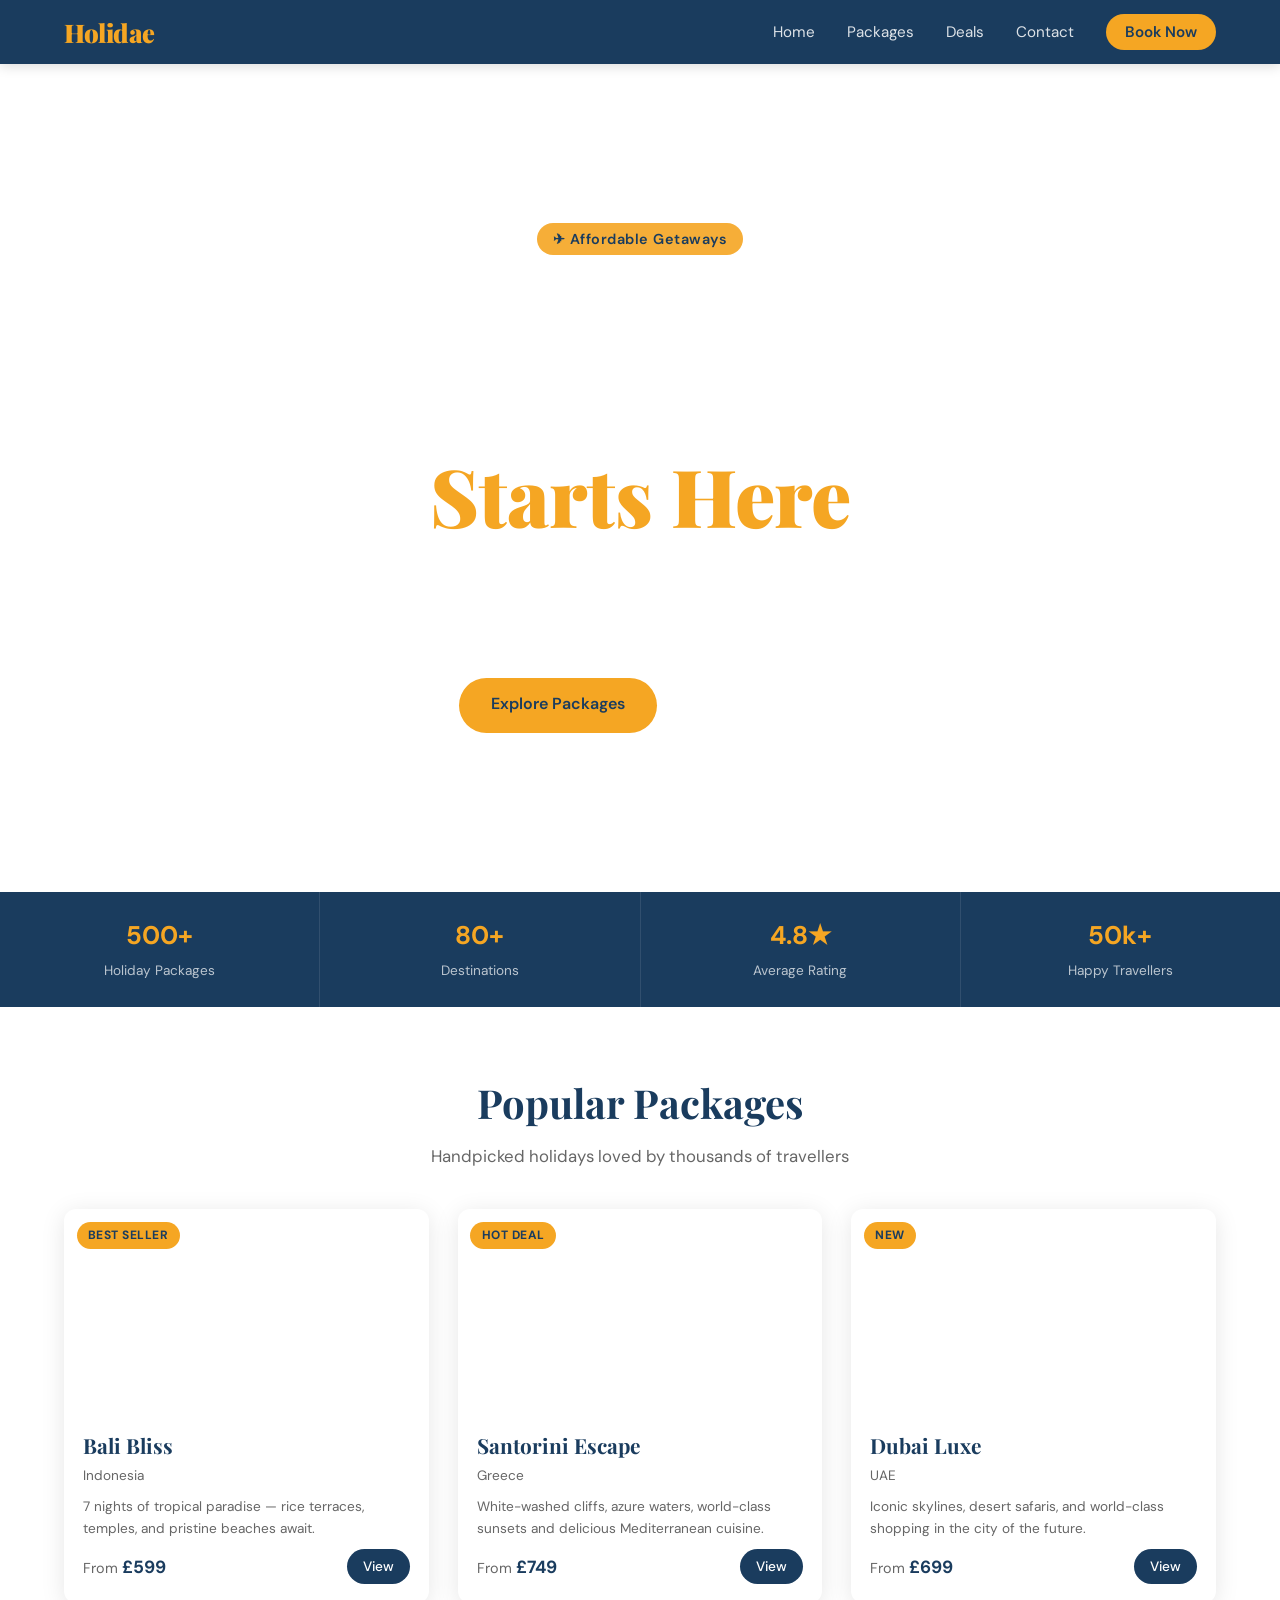
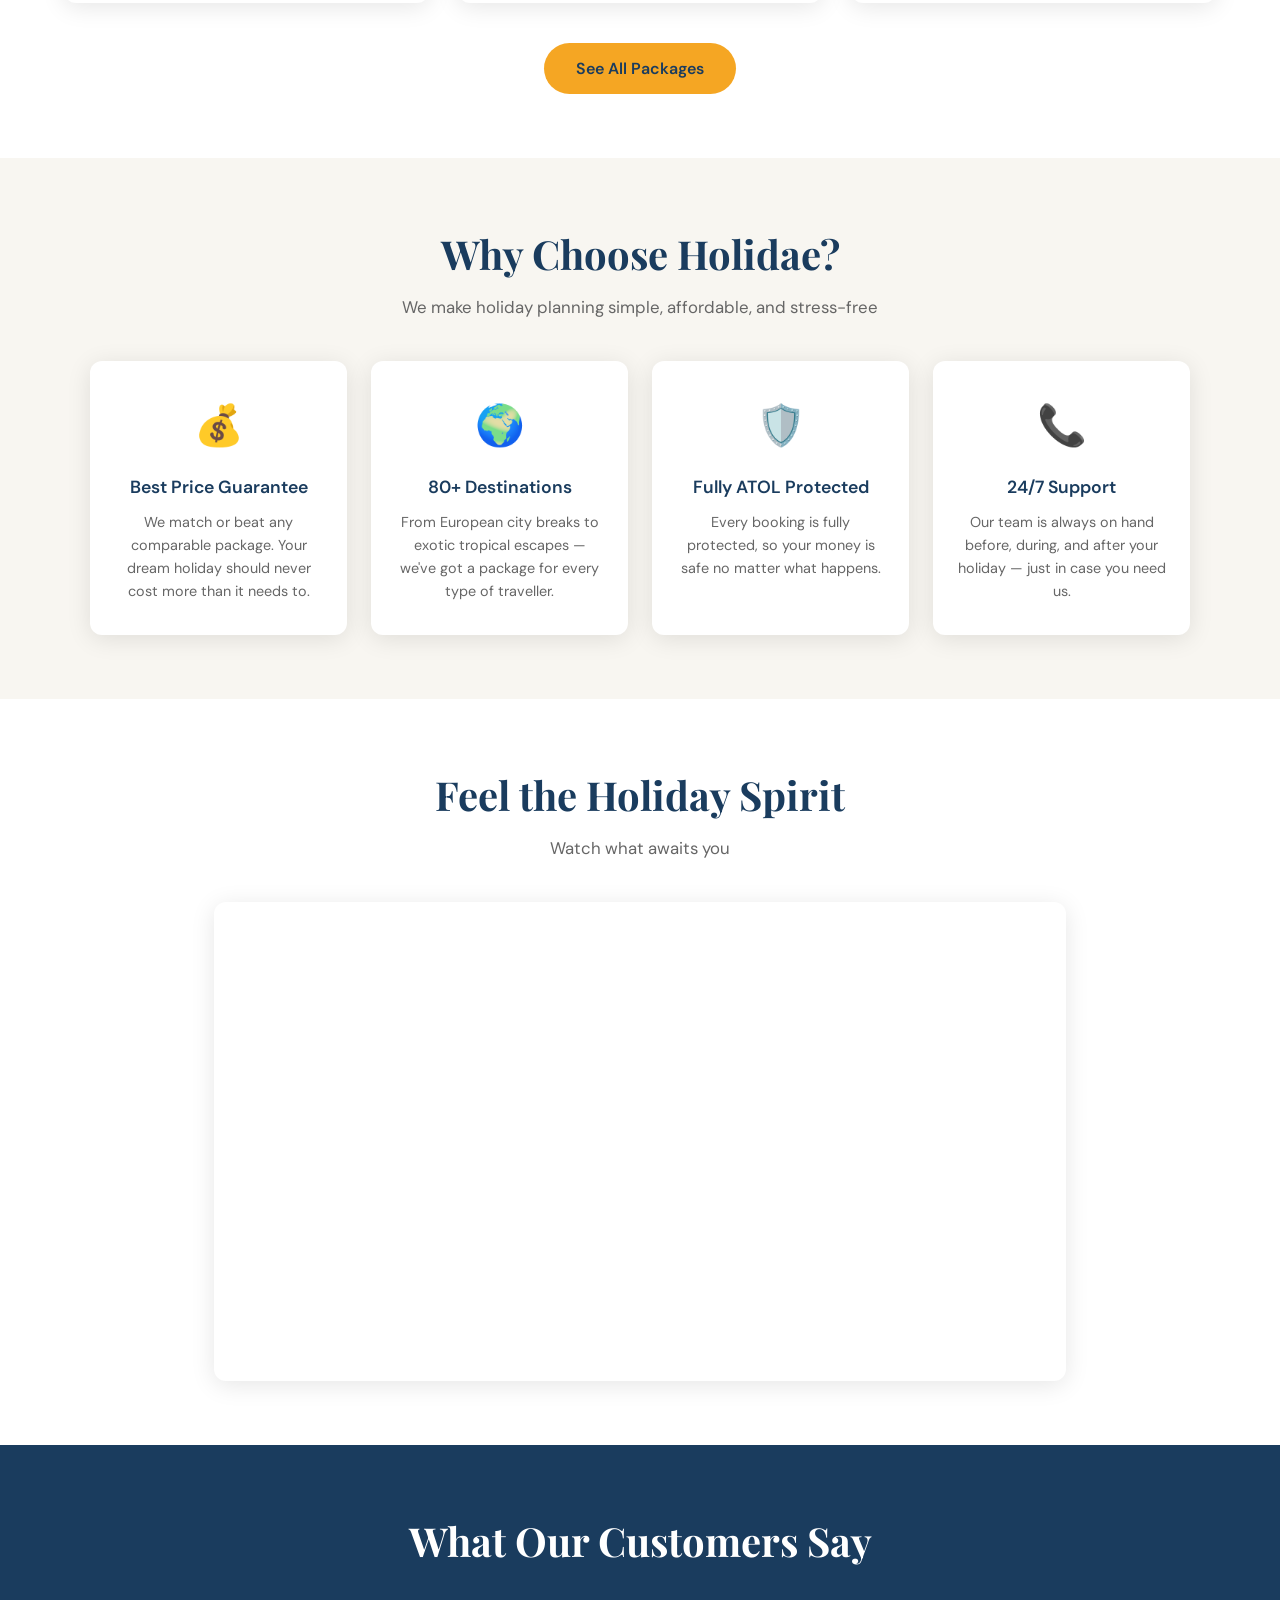
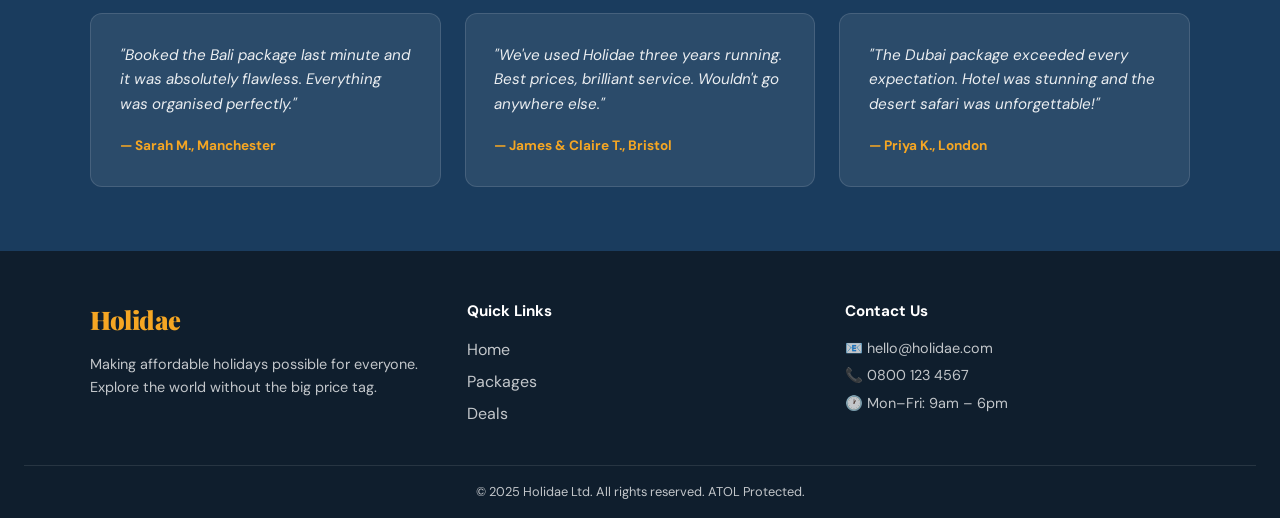
<file: holidae/index.html>
<!DOCTYPE html>
<html lang="en">
<head>
  <meta charset="UTF-8" />
  <meta name="viewport" content="width=device-width, initial-scale=1.0" />
  <title>Holidae – Affordable Holiday Packages</title>
  <link rel="stylesheet" href="css/style.css" />
  <link href="https://fonts.googleapis.com/css2?family=Playfair+Display:wght@700;900&family=DM+Sans:wght@300;400;500&display=swap" rel="stylesheet" />
</head>
<body>

  <!-- NAVIGATION -->
  <nav class="navbar">
    <div class="nav-inner">
      <a href="index.html" class="logo">Holidae</a>
      <button class="hamburger" id="hamburger" aria-label="Open menu">&#9776;</button>
      <ul class="nav-links" id="navLinks">
        <li><a href="index.html">Home</a></li>
        <li><a href="package.html">Packages</a></li>
        <li><a href="#deals">Deals</a></li>
        <li><a href="#contact">Contact</a></li>
        <li><a href="package.html" class="nav-cta">Book Now</a></li>
      </ul>
    </div>
  </nav>

  <!-- HERO -->
  <section class="hero">
    <div class="hero-bg"></div>
    <div class="hero-content">
      <p class="hero-tag">✈ Affordable Getaways</p>
      <h1>Your Dream Holiday<br><span>Starts Here</span></h1>
      <p class="hero-sub">Browse hundreds of curated holiday packages designed to give you the most for less. Sun, adventure, culture — all at prices that won't break the bank.</p>
      <div class="hero-btns">
        <a href="package.html" class="btn-primary">Explore Packages</a>
        <a href="#deals" class="btn-secondary">View Deals</a>
      </div>
    </div>
    <div class="hero-scroll">↓ Scroll to explore</div>
  </section>

  <!-- STATS BAR -->
  <section class="stats-bar">
    <div class="stat"><strong>500+</strong><span>Holiday Packages</span></div>
    <div class="stat"><strong>80+</strong><span>Destinations</span></div>
    <div class="stat"><strong>4.8★</strong><span>Average Rating</span></div>
    <div class="stat"><strong>50k+</strong><span>Happy Travellers</span></div>
  </section>

  <!-- FEATURED PACKAGES -->
  <section class="packages-section" id="deals">
    <div class="section-header">
      <h2>Popular Packages</h2>
      <p>Handpicked holidays loved by thousands of travellers</p>
    </div>
    <div class="packages-grid">

      <div class="card">
        <div class="card-img" style="background-image: url('https://images.unsplash.com/photo-1507525428034-b723cf961d3e?w=600');">
          <span class="card-badge">Best Seller</span>
        </div>
        <div class="card-body">
          <h3>Bali Bliss</h3>
          <p>Indonesia</p>
          <p class="card-desc">7 nights of tropical paradise — rice terraces, temples, and pristine beaches await.</p>
          <div class="card-footer">
            <span class="price">From <strong>£599</strong></span>
            <a href="package.html" class="btn-small">View</a>
          </div>
        </div>
      </div>

      <div class="card">
        <div class="card-img" style="background-image: url('https://images.unsplash.com/photo-1539037116277-4db20889f2d4?w=600');">
          <span class="card-badge">Hot Deal</span>
        </div>
        <div class="card-body">
          <h3>Santorini Escape</h3>
          <p>Greece</p>
          <p class="card-desc">White-washed cliffs, azure waters, world-class sunsets and delicious Mediterranean cuisine.</p>
          <div class="card-footer">
            <span class="price">From <strong>£749</strong></span>
            <a href="package.html" class="btn-small">View</a>
          </div>
        </div>
      </div>

      <div class="card">
        <div class="card-img" style="background-image: url('https://images.unsplash.com/photo-1512453979798-5ea266f8880c?w=600');">
          <span class="card-badge">New</span>
        </div>
        <div class="card-body">
          <h3>Dubai Luxe</h3>
          <p>UAE</p>
          <p class="card-desc">Iconic skylines, desert safaris, and world-class shopping in the city of the future.</p>
          <div class="card-footer">
            <span class="price">From <strong>£699</strong></span>
            <a href="package.html" class="btn-small">View</a>
          </div>
        </div>
      </div>

    </div>
    <div style="text-align:center; margin-top: 2.5rem;">
      <a href="package.html" class="btn-primary">See All Packages</a>
    </div>
  </section>

  <!-- WHY HOLIDAE -->
  <section class="why-section">
    <div class="section-header">
      <h2>Why Choose Holidae?</h2>
      <p>We make holiday planning simple, affordable, and stress-free</p>
    </div>
    <div class="why-grid">
      <div class="why-card">
        <div class="why-icon">💰</div>
        <h3>Best Price Guarantee</h3>
        <p>We match or beat any comparable package. Your dream holiday should never cost more than it needs to.</p>
      </div>
      <div class="why-card">
        <div class="why-icon">🌍</div>
        <h3>80+ Destinations</h3>
        <p>From European city breaks to exotic tropical escapes — we've got a package for every type of traveller.</p>
      </div>
      <div class="why-card">
        <div class="why-icon">🛡️</div>
        <h3>Fully ATOL Protected</h3>
        <p>Every booking is fully protected, so your money is safe no matter what happens.</p>
      </div>
      <div class="why-card">
        <div class="why-icon">📞</div>
        <h3>24/7 Support</h3>
        <p>Our team is always on hand before, during, and after your holiday — just in case you need us.</p>
      </div>
    </div>
  </section>

  <!-- VIDEO SECTION -->
  <section class="video-section">
    <div class="section-header">
      <h2>Feel the Holiday Spirit</h2>
      <p>Watch what awaits you</p>
    </div>
    <div class="video-wrapper">
      <iframe
        src="https://www.youtube.com/embed/PJFOuMtHCFQ?rel=0&modestbranding=1"
        title="Holiday destinations preview"
        frameborder="0"
        allow="accelerometer; autoplay; clipboard-write; encrypted-media; gyroscope; picture-in-picture"
        allowfullscreen>
      </iframe>
    </div>
  </section>

  <!-- TESTIMONIALS -->
  <section class="testimonials">
    <div class="section-header">
      <h2>What Our Customers Say</h2>
    </div>
    <div class="testimonials-grid">
      <div class="testimonial">
        <p>"Booked the Bali package last minute and it was absolutely flawless. Everything was organised perfectly."</p>
        <strong>— Sarah M., Manchester</strong>
      </div>
      <div class="testimonial">
        <p>"We've used Holidae three years running. Best prices, brilliant service. Wouldn't go anywhere else."</p>
        <strong>— James & Claire T., Bristol</strong>
      </div>
      <div class="testimonial">
        <p>"The Dubai package exceeded every expectation. Hotel was stunning and the desert safari was unforgettable!"</p>
        <strong>— Priya K., London</strong>
      </div>
    </div>
  </section>

  <!-- CONTACT / FOOTER -->
  <footer class="footer" id="contact">
    <div class="footer-inner">
      <div class="footer-brand">
        <h3 class="logo">Holidae</h3>
        <p>Making affordable holidays possible for everyone. Explore the world without the big price tag.</p>
      </div>
      <div class="footer-links">
        <h4>Quick Links</h4>
        <ul>
          <li><a href="index.html">Home</a></li>
          <li><a href="package.html">Packages</a></li>
          <li><a href="#deals">Deals</a></li>
        </ul>
      </div>
      <div class="footer-contact">
        <h4>Contact Us</h4>
        <p>📧 hello@holidae.com</p>
        <p>📞 0800 123 4567</p>
        <p>🕐 Mon–Fri: 9am – 6pm</p>
      </div>
    </div>
    <div class="footer-bottom">
      <p>© 2025 Holidae Ltd. All rights reserved. ATOL Protected.</p>
    </div>
  </footer>

  <script src="js/main.js"></script>
</body>
</html>
</file>
<file: holidae/css/style.css>
/* ===== CSS VARIABLES ===== */
:root {
  --primary: #1a3c5e;
  --accent: #f5a623;
  --accent-dark: #d4891a;
  --light: #f8f6f1;
  --white: #ffffff;
  --text: #222222;
  --text-muted: #666666;
  --card-shadow: 0 4px 24px rgba(0,0,0,0.10);
  --radius: 12px;
  --nav-height: 64px;
}

/* ===== RESET & BASE ===== */
*, *::before, *::after { box-sizing: border-box; margin: 0; padding: 0; }
html { scroll-behavior: smooth; }
body {
  font-family: 'DM Sans', sans-serif;
  color: var(--text);
  background: var(--white);
  font-size: 16px;
  line-height: 1.6;
}
img { max-width: 100%; display: block; }
a { text-decoration: none; color: inherit; }
ul { list-style: none; }

/* ===== NAVBAR ===== */
.navbar {
  position: sticky;
  top: 0;
  z-index: 1000;
  background: var(--primary);
  height: var(--nav-height);
  display: flex;
  align-items: center;
  box-shadow: 0 2px 12px rgba(0,0,0,0.15);
}
.nav-inner {
  width: 100%;
  max-width: 1200px;
  margin: 0 auto;
  padding: 0 1.5rem;
  display: flex;
  align-items: center;
  justify-content: space-between;
}
.logo {
  font-family: 'Playfair Display', serif;
  font-size: 1.6rem;
  font-weight: 900;
  color: var(--accent);
  letter-spacing: -0.5px;
}
.nav-links {
  display: flex;
  align-items: center;
  gap: 2rem;
}
.nav-links a {
  color: rgba(255,255,255,0.85);
  font-size: 0.95rem;
  font-weight: 400;
  transition: color 0.2s;
}
.nav-links a:hover { color: var(--accent); }
.nav-cta {
  background: var(--accent) !important;
  color: var(--primary) !important;
  padding: 0.5rem 1.2rem;
  border-radius: 50px;
  font-weight: 600 !important;
  transition: background 0.2s !important;
}
.nav-cta:hover { background: var(--accent-dark) !important; }

/* HAMBURGER (mobile only) */
.hamburger {
  display: none;
  background: none;
  border: none;
  color: var(--white);
  font-size: 1.6rem;
  cursor: pointer;
}

/* ===== BUTTONS ===== */
.btn-primary {
  display: inline-block;
  background: var(--accent);
  color: var(--primary);
  padding: 0.8rem 2rem;
  border-radius: 50px;
  font-weight: 600;
  font-size: 1rem;
  transition: background 0.2s, transform 0.1s;
}
.btn-primary:hover { background: var(--accent-dark); transform: translateY(-1px); }
.btn-secondary {
  display: inline-block;
  border: 2px solid rgba(255,255,255,0.7);
  color: var(--white);
  padding: 0.8rem 2rem;
  border-radius: 50px;
  font-weight: 500;
  transition: border-color 0.2s, background 0.2s;
}
.btn-secondary:hover { border-color: var(--white); background: rgba(255,255,255,0.1); }
.btn-small {
  display: inline-block;
  background: var(--primary);
  color: var(--white);
  padding: 0.4rem 1rem;
  border-radius: 50px;
  font-size: 0.85rem;
  font-weight: 500;
  transition: background 0.2s;
}
.btn-small:hover { background: #0f2a44; }
.btn-full { width: 100%; text-align: center; padding: 1rem; font-size: 1.05rem; }

/* ===== SECTION HEADER ===== */
.section-header {
  text-align: center;
  margin-bottom: 2.5rem;
}
.section-header h2 {
  font-family: 'Playfair Display', serif;
  font-size: clamp(1.8rem, 4vw, 2.5rem);
  font-weight: 700;
  color: var(--primary);
  margin-bottom: 0.5rem;
}
.section-header p { color: var(--text-muted); font-size: 1.05rem; }

/* ===== HERO ===== */
.hero {
  position: relative;
  min-height: 92vh;
  display: flex;
  align-items: center;
  justify-content: center;
  overflow: hidden;
  color: var(--white);
}
.hero-bg {
  position: absolute; inset: 0;
  background: url('https://images.unsplash.com/photo-1507525428034-b723cf961d3e?w=1600') center/cover no-repeat;
  filter: brightness(0.4);
}
.hero-content {
  position: relative;
  z-index: 1;
  max-width: 700px;
  padding: 2rem 1.5rem;
  text-align: center;
}
.hero-tag {
  display: inline-block;
  background: rgba(245,166,35,0.9);
  color: var(--primary);
  font-weight: 600;
  font-size: 0.9rem;
  padding: 0.3rem 1rem;
  border-radius: 50px;
  margin-bottom: 1.2rem;
  letter-spacing: 0.5px;
}
.hero-content h1 {
  font-family: 'Playfair Display', serif;
  font-size: clamp(2.5rem, 8vw, 5rem);
  font-weight: 900;
  line-height: 1.1;
  margin-bottom: 1.2rem;
}
.hero-content h1 span { color: var(--accent); }
.hero-sub {
  font-size: clamp(1rem, 2.5vw, 1.15rem);
  color: rgba(255,255,255,0.85);
  margin-bottom: 2rem;
  max-width: 560px;
  margin-left: auto;
  margin-right: auto;
}
.hero-btns { display: flex; gap: 1rem; justify-content: center; flex-wrap: wrap; }
.hero-scroll {
  position: absolute;
  bottom: 1.5rem;
  left: 50%;
  transform: translateX(-50%);
  color: rgba(255,255,255,0.6);
  font-size: 0.85rem;
  animation: bounce 2s infinite;
}
@keyframes bounce {
  0%,100% { transform: translateX(-50%) translateY(0); }
  50% { transform: translateX(-50%) translateY(6px); }
}

/* ===== STATS BAR ===== */
.stats-bar {
  background: var(--primary);
  display: flex;
  justify-content: center;
  gap: 0;
  flex-wrap: wrap;
}
.stat {
  flex: 1;
  min-width: 120px;
  padding: 1.5rem 1rem;
  text-align: center;
  color: var(--white);
  border-right: 1px solid rgba(255,255,255,0.1);
}
.stat:last-child { border-right: none; }
.stat strong { display: block; font-size: 1.6rem; font-weight: 700; color: var(--accent); }
.stat span { font-size: 0.85rem; color: rgba(255,255,255,0.7); }

/* ===== PACKAGES SECTION ===== */
.packages-section {
  max-width: 1200px;
  margin: 0 auto;
  padding: 4rem 1.5rem;
}
.packages-grid {
  display: grid;
  grid-template-columns: repeat(auto-fit, minmax(280px, 1fr));
  gap: 1.8rem;
}
.card {
  border-radius: var(--radius);
  overflow: hidden;
  box-shadow: var(--card-shadow);
  background: var(--white);
  transition: transform 0.25s, box-shadow 0.25s;
}
.card:hover { transform: translateY(-5px); box-shadow: 0 8px 36px rgba(0,0,0,0.14); }
.card-img {
  height: 200px;
  background-size: cover;
  background-position: center;
  position: relative;
}
.card-badge {
  position: absolute;
  top: 0.8rem; left: 0.8rem;
  background: var(--accent);
  color: var(--primary);
  font-size: 0.75rem;
  font-weight: 700;
  padding: 0.25rem 0.7rem;
  border-radius: 50px;
  text-transform: uppercase;
  letter-spacing: 0.5px;
}
.card-body { padding: 1.2rem; }
.card-body h3 { font-family: 'Playfair Display', serif; font-size: 1.3rem; color: var(--primary); margin-bottom: 0.2rem; }
.card-body > p { color: var(--text-muted); font-size: 0.85rem; margin-bottom: 0.6rem; }
.card-desc { font-size: 0.9rem; color: var(--text); margin-bottom: 1rem; }
.card-footer { display: flex; justify-content: space-between; align-items: center; }
.price { font-size: 0.9rem; color: var(--text-muted); }
.price strong { color: var(--primary); font-size: 1.1rem; }

/* ===== WHY SECTION ===== */
.why-section {
  background: var(--light);
  padding: 4rem 1.5rem;
}
.why-section .section-header { margin-bottom: 2.5rem; }
.why-grid {
  display: grid;
  grid-template-columns: repeat(auto-fit, minmax(220px, 1fr));
  gap: 1.5rem;
  max-width: 1100px;
  margin: 0 auto;
}
.why-card {
  background: var(--white);
  border-radius: var(--radius);
  padding: 2rem 1.5rem;
  text-align: center;
  box-shadow: var(--card-shadow);
  transition: transform 0.2s;
}
.why-card:hover { transform: translateY(-3px); }
.why-icon { font-size: 2.5rem; margin-bottom: 1rem; }
.why-card h3 { font-size: 1.1rem; font-weight: 600; color: var(--primary); margin-bottom: 0.6rem; }
.why-card p { font-size: 0.9rem; color: var(--text-muted); }

/* ===== VIDEO SECTION ===== */
.video-section {
  padding: 4rem 1.5rem;
  max-width: 900px;
  margin: 0 auto;
}
.video-wrapper {
  position: relative;
  padding-bottom: 56.25%;
  height: 0;
  overflow: hidden;
  border-radius: var(--radius);
  box-shadow: var(--card-shadow);
}
.video-wrapper iframe {
  position: absolute;
  inset: 0;
  width: 100%;
  height: 100%;
  border: none;
}

/* ===== TESTIMONIALS ===== */
.testimonials {
  background: var(--primary);
  padding: 4rem 1.5rem;
  color: var(--white);
}
.testimonials .section-header h2 { color: var(--white); }
.testimonials .section-header p { color: rgba(255,255,255,0.7); }
.testimonials-grid {
  display: grid;
  grid-template-columns: repeat(auto-fit, minmax(260px, 1fr));
  gap: 1.5rem;
  max-width: 1100px;
  margin: 0 auto;
}
.testimonial {
  background: rgba(255,255,255,0.08);
  border: 1px solid rgba(255,255,255,0.12);
  border-radius: var(--radius);
  padding: 1.8rem;
}
.testimonial p { font-size: 0.95rem; font-style: italic; margin-bottom: 1rem; color: rgba(255,255,255,0.9); }
.testimonial strong { font-size: 0.85rem; color: var(--accent); }

/* ===== FOOTER ===== */
.footer { background: #0f1e2d; color: rgba(255,255,255,0.75); padding: 3rem 1.5rem 1rem; }
.footer-inner {
  display: grid;
  grid-template-columns: repeat(auto-fit, minmax(180px, 1fr));
  gap: 2rem;
  max-width: 1100px;
  margin: 0 auto 2rem;
}
.footer-brand .logo { color: var(--accent); margin-bottom: 0.8rem; }
.footer-brand p { font-size: 0.9rem; }
.footer-links h4, .footer-contact h4 { color: var(--white); font-size: 0.95rem; margin-bottom: 0.8rem; }
.footer-links ul li { margin-bottom: 0.4rem; }
.footer-links a:hover { color: var(--accent); }
.footer-contact p { font-size: 0.9rem; margin-bottom: 0.3rem; }
.footer-bottom { text-align: center; border-top: 1px solid rgba(255,255,255,0.1); padding-top: 1rem; font-size: 0.8rem; }

/* ===== PACKAGE PAGE ===== */
.pkg-hero {
  position: relative;
  height: 60vh;
  min-height: 380px;
  display: flex;
  align-items: flex-end;
  color: var(--white);
  overflow: hidden;
}
.pkg-hero-bg {
  position: absolute; inset: 0;
  background-size: cover;
  background-position: center;
}
.pkg-hero-overlay {
  position: absolute; inset: 0;
  background: linear-gradient(to top, rgba(0,0,0,0.75) 30%, transparent);
}
.pkg-hero-content {
  position: relative;
  z-index: 1;
  padding: 2rem 2rem 2.5rem;
  max-width: 1200px;
  margin: 0 auto;
  width: 100%;
}
.back-link {
  display: inline-block;
  color: rgba(255,255,255,0.7);
  font-size: 0.9rem;
  margin-bottom: 1rem;
  transition: color 0.2s;
}
.back-link:hover { color: var(--accent); }
.pkg-tag {
  display: inline-block;
  background: var(--accent);
  color: var(--primary);
  font-size: 0.8rem;
  font-weight: 600;
  padding: 0.25rem 0.8rem;
  border-radius: 50px;
  margin-bottom: 0.7rem;
}
.pkg-hero-content h1 {
  font-family: 'Playfair Display', serif;
  font-size: clamp(2rem, 6vw, 3.5rem);
  font-weight: 900;
  margin-bottom: 0.4rem;
}
.pkg-hero-content p { font-size: 1rem; color: rgba(255,255,255,0.8); margin-bottom: 0.8rem; }
.pkg-price-hero { font-size: 1.2rem; color: var(--accent); font-weight: 600; }

/* PACKAGE LAYOUT */
.pkg-layout {
  display: grid;
  grid-template-columns: 1fr 360px;
  gap: 2.5rem;
  max-width: 1200px;
  margin: 2.5rem auto;
  padding: 0 1.5rem;
  align-items: start;
}
.pkg-section { margin-bottom: 2.5rem; }
.pkg-section h2 {
  font-family: 'Playfair Display', serif;
  font-size: 1.6rem;
  color: var(--primary);
  margin-bottom: 1rem;
  padding-bottom: 0.5rem;
  border-bottom: 2px solid var(--light);
}
.pkg-section p { color: var(--text); margin-bottom: 0.8rem; }

/* GALLERY */
.gallery {
  display: grid;
  grid-template-columns: 1fr 1fr;
  gap: 0.8rem;
}
.gallery img {
  width: 100%;
  height: 180px;
  object-fit: cover;
  border-radius: 8px;
  transition: transform 0.25s;
  cursor: pointer;
}
.gallery img:hover { transform: scale(1.02); }

/* ITINERARY */
.itinerary { display: flex; flex-direction: column; gap: 1rem; }
.itin-item {
  display: flex;
  gap: 1rem;
  background: var(--light);
  border-radius: 8px;
  padding: 1rem 1.2rem;
}
.itin-day {
  min-width: 60px;
  font-weight: 700;
  color: var(--accent);
  font-size: 0.85rem;
  padding-top: 2px;
}
.itin-item strong { display: block; color: var(--primary); margin-bottom: 0.2rem; }
.itin-item p { font-size: 0.9rem; color: var(--text-muted); margin: 0; }

/* SIDEBAR / BOOKING */
.pkg-sidebar { position: sticky; top: calc(var(--nav-height) + 1.5rem); }
.booking-card, .includes-card {
  background: var(--white);
  border-radius: var(--radius);
  box-shadow: var(--card-shadow);
  padding: 1.8rem;
  margin-bottom: 1.2rem;
  border: 1px solid #eee;
}
.booking-card h3 {
  font-family: 'Playfair Display', serif;
  font-size: 1.4rem;
  color: var(--primary);
  margin-bottom: 0.5rem;
}
.booking-price { margin-bottom: 1.2rem; color: var(--text-muted); }
.booking-price strong { font-size: 1.5rem; color: var(--primary); }
.booking-price span { font-size: 0.85rem; }
.form-group { margin-bottom: 1rem; }
.form-group label { display: block; font-size: 0.85rem; font-weight: 600; color: var(--primary); margin-bottom: 0.3rem; }
.form-group input, .form-group select {
  width: 100%;
  padding: 0.6rem 0.8rem;
  border: 1.5px solid #ddd;
  border-radius: 8px;
  font-size: 0.95rem;
  font-family: inherit;
  transition: border-color 0.2s;
}
.form-group input:focus, .form-group select:focus {
  outline: none;
  border-color: var(--accent);
}
.price-summary { background: var(--light); border-radius: 8px; padding: 1rem; margin: 1rem 0; }
.price-row { display: flex; justify-content: space-between; font-size: 0.9rem; margin-bottom: 0.4rem; }
.price-row.total { font-weight: 700; font-size: 1rem; color: var(--primary); padding-top: 0.4rem; }
.price-summary hr { border: none; border-top: 1px solid #ddd; margin: 0.5rem 0; }
.booking-note { text-align: center; font-size: 0.8rem; color: var(--text-muted); margin-top: 0.8rem; }
.includes-card h4 { font-size: 1rem; color: var(--primary); margin-bottom: 1rem; font-weight: 600; }
.includes-list li { padding: 0.3rem 0; font-size: 0.9rem; color: var(--text); }

/* MORE PACKAGES */
.more-packages {
  background: var(--light);
  padding: 4rem 1.5rem;
}
.more-packages .packages-grid {
  max-width: 1200px;
  margin: 0 auto;
  grid-template-columns: repeat(auto-fit, minmax(260px, 1fr));
}

/* ===== RESPONSIVE DESIGN ===== */

/* TABLET: up to 900px */
@media (max-width: 900px) {
  .pkg-layout {
    grid-template-columns: 1fr;
  }
  .pkg-sidebar {
    position: static;
  }
  .gallery {
    grid-template-columns: 1fr 1fr;
  }
}

/* MOBILE: up to 640px */
@media (max-width: 640px) {
  /* Navigation - hamburger menu */
  .hamburger { display: block; }
  .nav-links {
    display: none;
    flex-direction: column;
    position: absolute;
    top: var(--nav-height);
    left: 0; right: 0;
    background: var(--primary);
    padding: 1.5rem;
    gap: 1.2rem;
    box-shadow: 0 8px 24px rgba(0,0,0,0.2);
  }
  .nav-links.open { display: flex; }
  .nav-links a { font-size: 1.05rem; }

  /* Hero */
  .hero { min-height: 85vh; }
  .hero-btns { flex-direction: column; align-items: center; }
  .hero-btns a { width: 100%; max-width: 280px; text-align: center; }

  /* Stats */
  .stats-bar { gap: 0; }
  .stat { min-width: 50%; border-bottom: 1px solid rgba(255,255,255,0.1); }

  /* Packages grid - single column */
  .packages-grid { grid-template-columns: 1fr; }

  /* Why grid - single column */
  .why-grid { grid-template-columns: 1fr; }

  /* Testimonials - single column */
  .testimonials-grid { grid-template-columns: 1fr; }

  /* Gallery - single column on small screens */
  .gallery { grid-template-columns: 1fr; }
  .gallery img { height: 220px; }

  /* Package hero */
  .pkg-hero { height: 50vh; }
  .pkg-hero-content { padding: 1.5rem 1rem 2rem; }

  /* Package layout - stack vertically */
  .pkg-layout { padding: 0 1rem; margin: 1.5rem auto; gap: 1.5rem; }

  /* Footer */
  .footer-inner { grid-template-columns: 1fr; gap: 1.5rem; }
}
</file>
